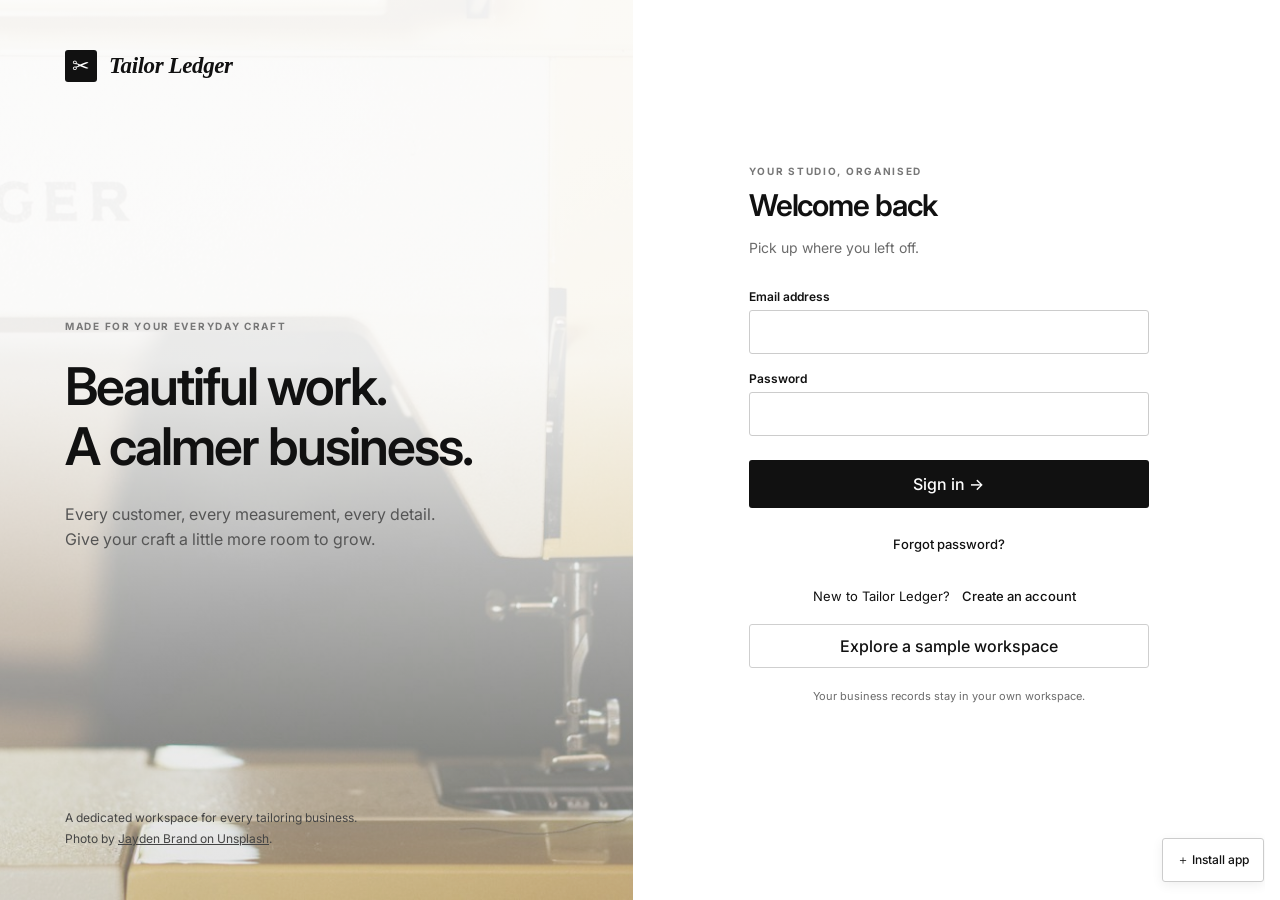
<file: index.html>
<!doctype html>
<html lang="en"><head><meta charset="UTF-8"><meta name="viewport" content="width=device-width,initial-scale=1,viewport-fit=cover"><meta name="theme-color" content="#ffffff"><meta name="description" content="A calmer workspace for your tailoring business. Manage customers, measurements and orders with Tailor Ledger."><title>Tailor Ledger · Your craft, organised</title><link rel="stylesheet" href="style.css"><link rel="stylesheet" href="features.css"><link rel="stylesheet" href="theme.css"><link rel="manifest" href="/manifest.webmanifest"><link rel="apple-touch-icon" sizes="180x180" href="/icons/apple-touch-icon.png"><link rel="icon" type="image/png" sizes="192x192" href="/icons/icon-192.png"><meta name="apple-mobile-web-app-title" content="Tailor Ledger"><meta name="apple-mobile-web-app-capable" content="yes"><link rel="stylesheet" href="/pwa.css"></head><body><div id="app"><div class="loading">Opening your workspace…</div></div><div id="notice" role="status" aria-live="polite"></div><dialog id="dialog"></dialog><script type="module" src="app.js"></script><script type="module" src="/pwa.js"></script></body></html>
</file>
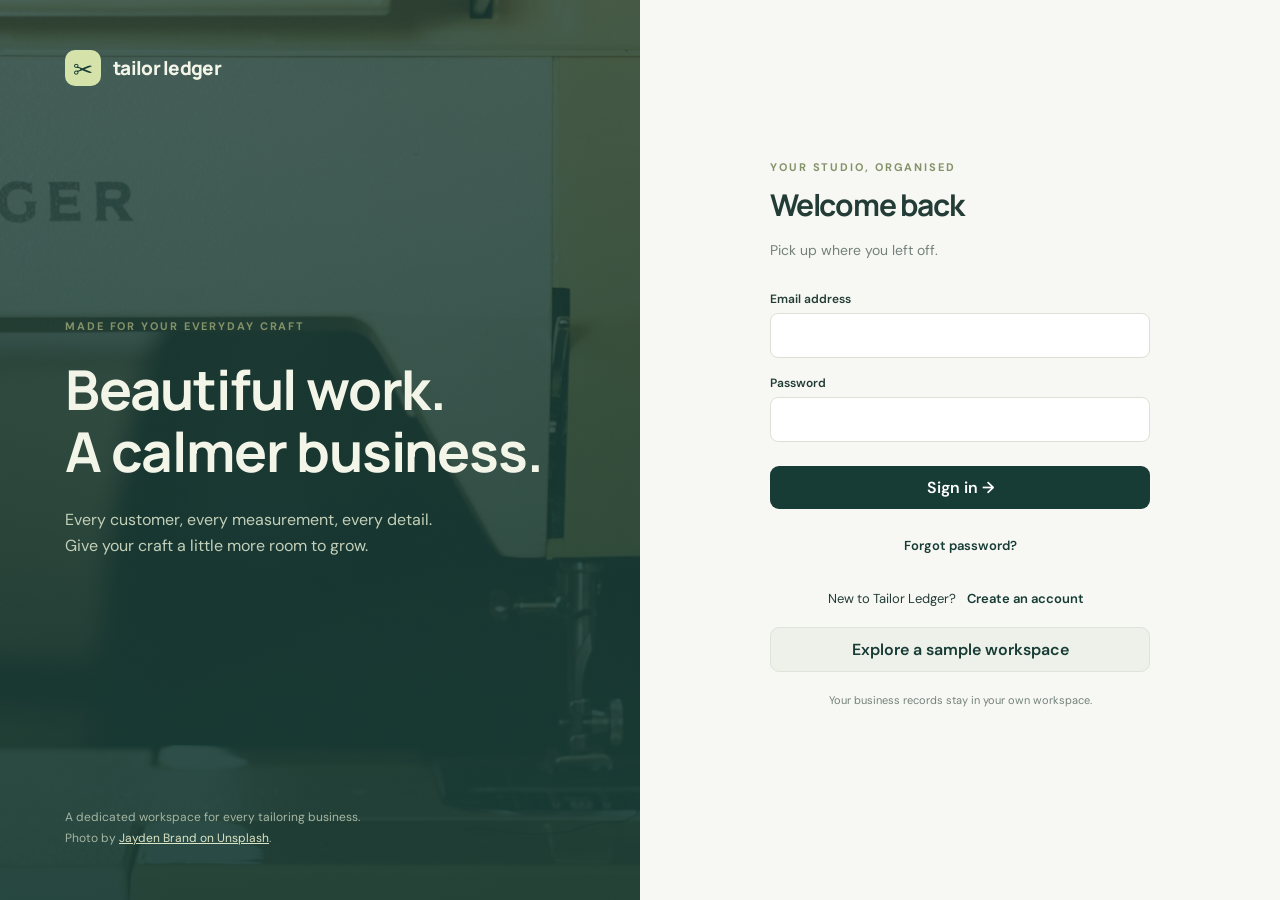
<file: vercel-frontend/index.html>
<!doctype html>
<html lang="en"><head><meta charset="UTF-8"><meta name="viewport" content="width=device-width,initial-scale=1"><meta name="theme-color" content="#173b35"><meta name="description" content="A calmer workspace for your tailoring business. Manage customers, measurements and orders with Tailor Ledger."><title>Tailor Ledger · Your craft, organised</title><link rel="stylesheet" href="style.css"><link rel="stylesheet" href="features.css"></head><body><div id="app"><div class="loading">Opening your workspace…</div></div><div id="notice" role="status" aria-live="polite"></div><dialog id="dialog"></dialog><script type="module" src="app.js"></script></body></html>
</file>
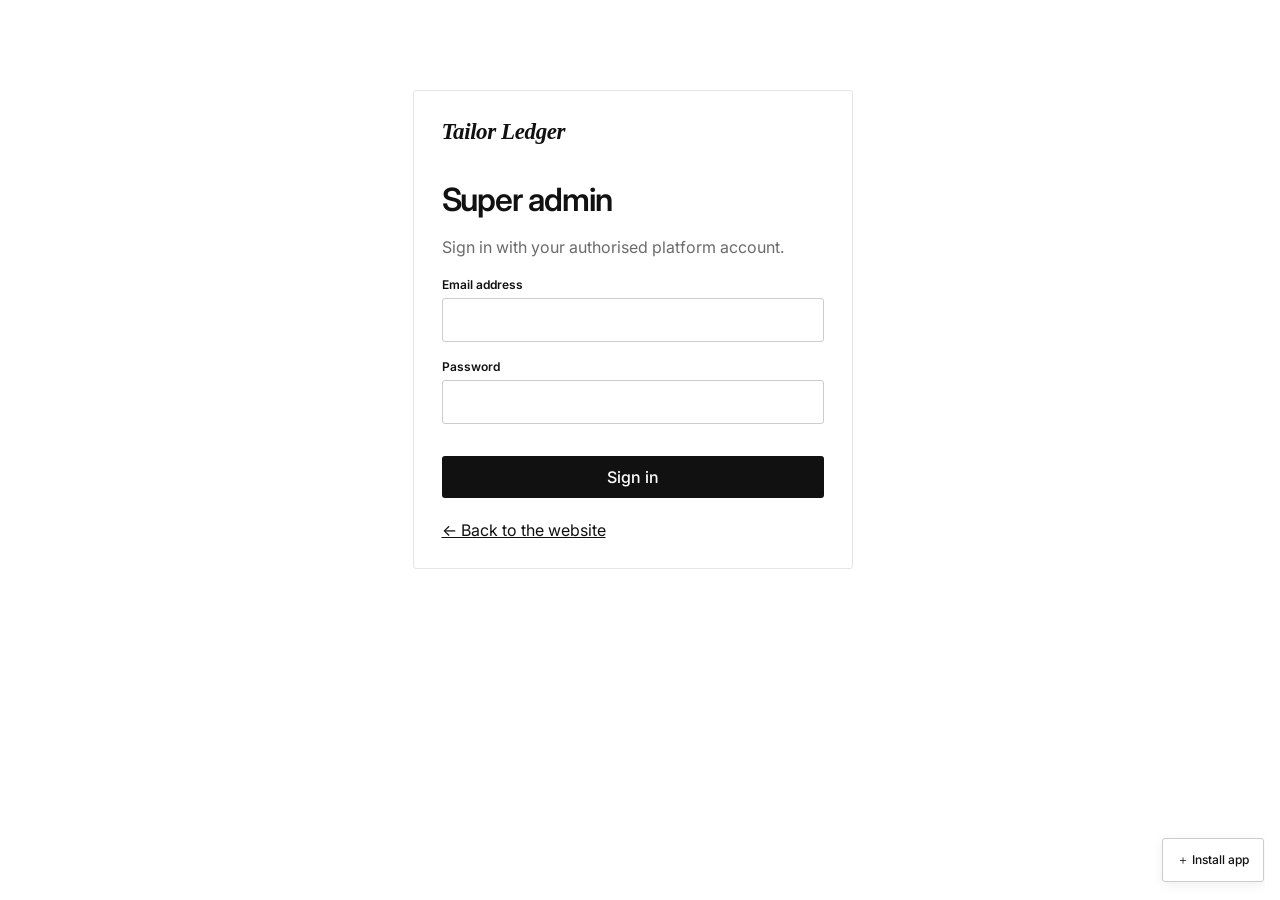
<file: admin.html>
<!doctype html><html lang="en"><head><meta charset="utf-8"><meta name="viewport" content="width=device-width,initial-scale=1,viewport-fit=cover"><meta name="robots" content="noindex,nofollow"><title>Super admin · Tailor Ledger</title><link rel="stylesheet" href="style.css"><link rel="stylesheet" href="features.css"><link rel="stylesheet" href="theme.css"><link rel="stylesheet" href="admin.css"><link rel="manifest" href="/manifest.webmanifest"><link rel="apple-touch-icon" sizes="180x180" href="/icons/apple-touch-icon.png"><link rel="icon" type="image/png" sizes="192x192" href="/icons/icon-192.png"><meta name="apple-mobile-web-app-title" content="Tailor Ledger"><meta name="apple-mobile-web-app-capable" content="yes"><link rel="stylesheet" href="/pwa.css"></head><body><div id="admin-app"><div class="loading">Checking admin access…</div></div><script type="module" src="admin.js"></script><script type="module" src="/pwa.js"></script></body></html>
</file>
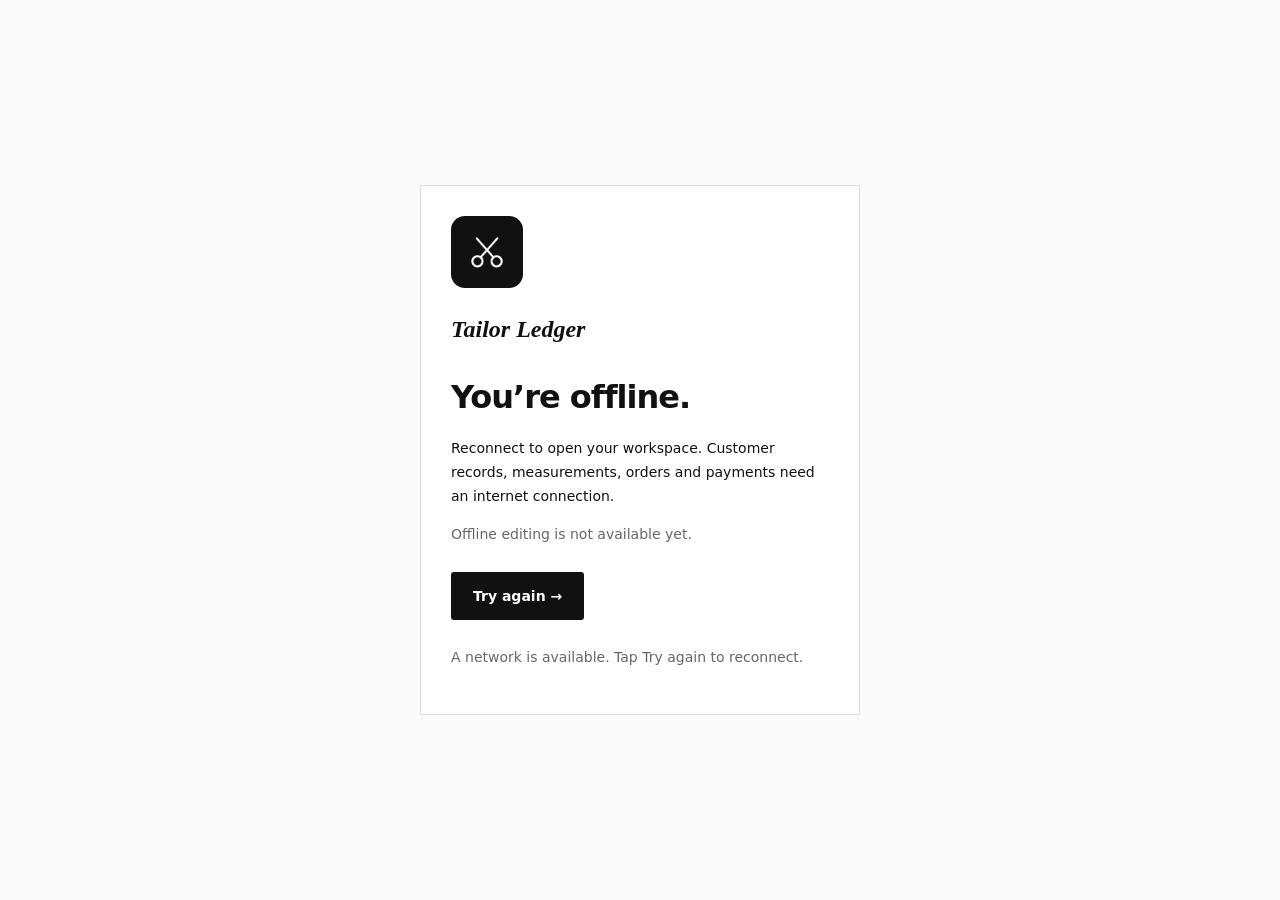
<file: offline.html>
<!doctype html><html lang="en"><head><meta charset="utf-8"><meta name="viewport" content="width=device-width,initial-scale=1,viewport-fit=cover"><meta name="theme-color" content="#ffffff"><title>Offline · Tailor Ledger</title><link rel="icon" href="/icons/icon-192.png"><link rel="stylesheet" href="/offline.css"></head><body><main><img src="/icons/icon-192.png" width="72" height="72" alt="Tailor Ledger"><p class="brand">Tailor Ledger</p><h1>You’re offline.</h1><p>Reconnect to open your workspace. Customer records, measurements, orders and payments need an internet connection.</p><p class="muted">Offline editing is not available yet.</p><button id="retry" type="button">Try again →</button><p id="connection" role="status" aria-live="polite"></p></main><script src="/offline.js" defer></script></body></html>
</file>
<file: style.css>
@import url('https://fonts.googleapis.com/css2?family=DM+Sans:wght@400;500;600;700&family=Manrope:wght@400;500;600;700;800&display=swap');
:root{font-family:'DM Sans',sans-serif;color:#233c36;background:#f7f8f4;font-synthesis:none;--green:#173b35;--muted:#74817b;--line:#e2e7df}*{box-sizing:border-box}body{margin:0}button,input,select,textarea{font:inherit}button,a,input,select,textarea{outline-offset:4px}button{cursor:pointer}button:disabled{opacity:.55;cursor:wait}button{border:0;border-radius:9px;padding:11px 18px;background:var(--green);color:white;font-weight:600}button:hover{filter:brightness(1.1)}button.secondary{background:#edf1e9;color:var(--green);border:1px solid #dde4d8}button.ghost{background:transparent;color:var(--muted);padding:8px}h1,h2,h3,.brand{font-family:Manrope,sans-serif}h1{font-size:32px;letter-spacing:-1.2px;margin:0 0 10px}h2{font-size:20px;margin:0 0 16px}h3{font-size:16px;margin:0}p{line-height:1.6}.muted{color:var(--muted)}small{font-size:12px;color:var(--muted)}.brand{display:flex;gap:12px;align-items:center;font-size:19px;font-weight:800;letter-spacing:-.7px}.mark{display:grid;place-items:center;width:36px;height:36px;background:#d5e3ab;border-radius:10px;color:#173b35;font-size:24px}.shell{display:grid;grid-template-columns:238px 1fr;min-height:100vh}aside{background:#fff;border-right:1px solid var(--line);padding:30px 23px;display:flex;flex-direction:column;position:sticky;top:0;height:100vh}.nav-label{margin:42px 12px 14px;letter-spacing:1.8px;font-size:10px;font-weight:700;color:#8c978e}nav{display:grid;gap:8px}nav button{text-align:left;background:transparent;color:#778078;font-size:14px;font-weight:500;display:flex;gap:13px;align-items:center}nav button.active{background:#eef3e7;color:#173b35;font-weight:700}nav button span{font-size:19px;width:22px}.sidebar-bottom{margin-top:auto;border-top:1px solid var(--line);padding-top:18px}.business-label{font-size:14px;font-weight:700;overflow-wrap:anywhere}.sidebar-note{margin-top:25px;padding:16px;background:#f6f8ef;border-radius:12px;font-size:12px;line-height:1.7;color:#77836d}main{min-width:0}.topbar{height:83px;padding:0 38px;border-bottom:1px solid var(--line);display:flex;justify-content:space-between;align-items:center;background:#ffffff99;font-size:13px}.avatar{width:34px;height:34px;border-radius:50%;display:grid;place-items:center;background:#e9efdd;color:#43623c;font-weight:700}.top-right{display:flex;align-items:center;gap:15px}.content{padding:36px 38px;max-width:1500px;margin:auto}.page-head{display:flex;justify-content:space-between;align-items:center;gap:20px;margin-bottom:27px}.page-head p{margin:0;font-size:14px;color:var(--muted)}.eyebrow{font-size:11px;letter-spacing:1.9px;font-weight:700;color:#849269;margin-bottom:10px}.stats{display:grid;grid-template-columns:repeat(4,1fr);gap:17px;margin-bottom:28px}.stat{background:white;border:1px solid var(--line);padding:21px;border-radius:12px}.stat-label{font-size:12px;color:#768377;display:flex;justify-content:space-between}.stat-number{font-family:Manrope,sans-serif;font-size:29px;font-weight:700;margin:14px 0 7px;letter-spacing:-1px}.stat small{font-size:11px}.dashboard-grid{display:grid;grid-template-columns:1fr 290px;gap:22px}.panel{background:#fff;border:1px solid var(--line);border-radius:13px;overflow:hidden}.panel-head{padding:22px;display:flex;justify-content:space-between;align-items:center;border-bottom:1px solid var(--line)}.panel-head h2{margin:0;font-size:17px}.table-wrap{overflow:auto}table{width:100%;border-collapse:collapse;font-size:13px}th{font-size:10px;text-transform:uppercase;letter-spacing:1px;color:#899187;background:#fafbf8;text-align:left;font-weight:600}td,th{padding:16px 20px;border-bottom:1px solid #edf0e9;white-space:nowrap}td small{display:block;margin-top:5px}tr:last-child td{border-bottom:0}.badge{display:inline-block;padding:5px 10px;border-radius:6px;font-size:11px;background:#f0f1ec;color:#6d776d}.badge.ready{background:#e9f2e1;color:#527245}.badge.progress{background:#fff0d9;color:#97702d}.badge.delivered{background:#e6eeed;color:#466d65}.overdue{color:#b65d48}.studio-card{padding:24px;background:#eaf0de;border:1px solid #dce5cb;border-radius:13px}.studio-card .illustration{font-size:60px;color:#859e61;text-align:center;padding:22px 0 28px}.studio-card h2{line-height:1.45;font-size:21px}.studio-card p{font-size:13px;color:#69795a}.quick{margin-top:20px;padding:22px}.quick button{width:100%;text-align:left;margin-top:12px}.empty{padding:48px 24px;text-align:center;color:var(--muted)}.empty h3{color:#334b40;margin:12px}.toolbar{display:flex;gap:12px;margin-bottom:20px}.toolbar input{max-width:400px}.toolbar select{max-width:180px}input,select,textarea{display:block;width:100%;border:1px solid #dbe1d5;background:#fff;color:#233c36;border-radius:8px;padding:11px 12px}textarea{min-height:80px;resize:vertical}label{display:block;font-size:12px;font-weight:600;margin-bottom:6px}.field{margin-bottom:17px}.form-grid{display:grid;grid-template-columns:1fr 1fr;gap:0 17px}.form-actions{display:flex;justify-content:flex-end;gap:10px;margin-top:22px}.auth{display:grid;grid-template-columns:1fr 1fr;min-height:100vh}.auth-story{background:#173b35;color:#f3f5e8;padding:50px 65px;display:flex;flex-direction:column;justify-content:space-between}.auth-story .brand{color:#f3f5e8}.auth-story h1{font-size:55px;line-height:1.13;max-width:520px;margin:25px 0}.auth-story p{color:#c3d0b9;max-width:390px}.auth-art{font-size:115px;color:#c7d6a9;border:1px dashed #647a65;border-radius:50%;width:230px;height:230px;display:grid;place-items:center;margin:35px 0}.auth-story footer{font-size:12px;color:#a6b6a3}.auth-form-wrap{display:flex;align-items:center;justify-content:center;padding:40px}.auth-form{width:100%;max-width:380px}.auth-form h1{font-size:30px}.auth-form>p{font-size:14px;color:var(--muted);margin-bottom:30px}.auth-form button[type=submit]{width:100%;margin-top:7px}.auth-switch{text-align:center;font-size:13px;margin-top:20px}.auth-switch button{font-size:13px;color:var(--green)}.demo-button{width:100%;margin-top:12px}dialog{border:1px solid var(--line);border-radius:16px;width:min(650px,calc(100% - 28px));padding:28px;color:#233c36;max-height:90vh}dialog::backdrop{background:#173b3560;backdrop-filter:blur(3px)}.dialog-head{display:flex;justify-content:space-between;align-items:center;margin-bottom:22px}.dialog-head h2{margin:0}.measurement-grid{display:grid;grid-template-columns:repeat(3,1fr);gap:12px}.history{padding:15px;background:#f6f8f2;margin:12px 0;border-radius:9px}.history-values{display:flex;gap:12px;flex-wrap:wrap;margin-top:10px;font-size:12px}.error{background:#fff0e9;color:#8f4537;border-radius:8px;padding:12px;margin:16px 0;font-size:13px;line-height:1.5}.demo-banner{background:#f6efd9;color:#806b3e;padding:10px 38px;font-size:12px;display:flex;justify-content:space-between;align-items:center}.demo-banner button{font-size:12px;padding:4px 10px;background:transparent;color:#806b3e}#notice{position:fixed;bottom:24px;left:50%;transform:translateX(-50%);background:#173b35;color:white;padding:14px 20px;border-radius:10px;z-index:20;box-shadow:0 5px 20px #0002;display:none;max-width:90%;font-size:13px}.loading{padding:70px;text-align:center;color:#74817b}.settings{max-width:540px;padding:25px}.detail-actions{display:flex;gap:8px;flex-wrap:wrap;margin-bottom:20px}.detail-info{font-size:13px;line-height:1.8;margin-bottom:24px;white-space:pre-wrap}.mobile-brand{display:none}.amount{font-variant-numeric:tabular-nums}.sr-only{position:absolute;width:1px;height:1px;overflow:hidden;clip:rect(0,0,0,0)}@media(min-width:1600px){.content{padding-top:50px}}@media(max-width:1100px){.shell{grid-template-columns:200px 1fr}aside{padding:28px 16px}.content{padding:28px 24px}.topbar{padding:0 24px}.stats{grid-template-columns:repeat(2,1fr)}.dashboard-grid{grid-template-columns:1fr}.dashboard-side{display:grid;grid-template-columns:1fr 1fr;gap:18px}.quick{margin:0}.studio-card .illustration{display:none}.auth-story{padding:40px}.auth-story h1{font-size:42px}}@media(max-width:700px){.shell{display:block}aside{position:static;height:auto;padding:16px;border-right:0;border-bottom:1px solid var(--line)}aside .brand{font-size:18px}nav{display:flex;margin-top:16px;gap:5px;overflow:auto}nav button{padding:10px 12px;white-space:nowrap}nav button span{display:none}.nav-label,.sidebar-bottom,.sidebar-note{display:none}.topbar{height:58px;padding:0 18px}.content{padding:24px 16px}.page-head{align-items:flex-start}.page-head button{white-space:nowrap;padding:10px 12px;font-size:12px}h1{font-size:26px}.stats{gap:10px}.stat{padding:15px}.stat-number{font-size:24px}.dashboard-side{grid-template-columns:1fr}.studio-card{display:none}td,th{padding:14px}.auth{display:block}.auth-story{padding:22px}.auth-story h1,.auth-story p,.auth-art,.auth-story footer{display:none}.auth-form-wrap{padding:40px 24px}.form-grid{grid-template-columns:1fr}.measurement-grid{grid-template-columns:repeat(2,1fr)}.demo-banner{padding:8px 16px}dialog{padding:22px}.top-right small{display:none}.toolbar{flex-wrap:wrap}}
</file>
<file: features.css>
.auth-story{position:relative;isolation:isolate;background:#173b35}.auth-story:before{content:"";position:absolute;inset:0;background:linear-gradient(180deg,#173b35bb,#173b35e8),url('assets/sewing-studio.jpg') center/cover;z-index:-1}.auth-art{display:none}.auth-story footer{line-height:1.8}.auth-story footer a{color:#dbe4c5}.studio-photo{display:block;width:calc(100% + 48px);margin:-24px -24px 24px;height:185px;object-fit:cover;filter:saturate(.6);border-radius:13px 13px 0 0}.studio-card{overflow:hidden}.toolbar{flex-wrap:wrap}.toolbar input{flex:1;min-width:200px}.topbar select{background:transparent;border:0;padding-left:0;max-width:300px;font-weight:600}.photo-gallery{display:grid;grid-template-columns:repeat(2,minmax(0,1fr));gap:15px;margin-top:20px}.photo-gallery figure{margin:0;background:#f7f8f2;border-radius:10px;overflow:hidden}.photo-gallery img{width:100%;height:180px;object-fit:cover;display:block}.photo-gallery figcaption{padding:12px;font-size:12px;overflow-wrap:anywhere}.photo-gallery button{margin:0 8px 8px}.reminder-section{margin-top:20px}.settings-grid{display:grid;grid-template-columns:repeat(2,minmax(0,1fr));gap:24px}.settings-grid .settings{max-width:none}.export-buttons{display:grid;gap:12px}.print-frame{position:fixed;left:-10000px;width:900px;height:600px}.history p{font-size:13px}.field small{display:block;margin-top:6px}.invite-banner{margin-bottom:24px}.detail-actions{gap:8px}a{color:#416443}dialog table{font-size:12px}dialog th,dialog td{padding:10px}dialog{width:min(760px,calc(100% - 28px))}.dialog-head h2{overflow-wrap:anywhere}.history-values strong{margin-left:3px}.topbar .top-right button{white-space:nowrap}@media(max-width:900px){.settings-grid{grid-template-columns:1fr}.toolbar button{padding:10px 14px}}@media(max-width:700px){.topbar select{max-width:180px;font-size:12px}.topbar .top-right button{font-size:12px}.photo-gallery img{height:130px}.detail-actions button{font-size:12px;padding:9px 12px}.auth-story{background:#173b35}.auth-story:before{display:none}.settings-grid{gap:16px}.photo-gallery{gap:10px}.toolbar input{max-width:none}nav button{padding:10px;font-size:12px}}
.panel,.stat,.dashboard-side,.dashboard-grid>*,.settings-grid>*{min-width:0}.dashboard-grid{grid-template-columns:minmax(0,1fr) 290px}.stats{grid-template-columns:repeat(4,minmax(0,1fr))}.stat-number{overflow-wrap:anywhere}@media(max-width:1100px){.dashboard-grid{grid-template-columns:minmax(0,1fr)}.stats{grid-template-columns:repeat(2,minmax(0,1fr))}}
.billing-banner,.billing-summary{padding:22px;margin-bottom:22px}.billing-banner{background:#f6efd9;border:1px solid #e8dfc5;border-radius:12px;color:#806b3e}.billing-banner p{margin-bottom:0;font-size:13px}.plans-grid{display:grid;grid-template-columns:repeat(4,minmax(0,1fr));gap:16px}.plan-card{padding:22px;display:flex;flex-direction:column}.plan-card ul{padding-left:18px;font-size:13px;line-height:1.9;margin-bottom:25px}.plan-card button,.plan-card>small{margin-top:auto}.plan-price{font:700 27px Manrope,sans-serif;letter-spacing:-.6px}.plan-price small{font:400 11px 'DM Sans',sans-serif}.plan-card p{font-size:12px;color:var(--muted)}.current-plan{border:2px solid #9dae7c}.upgrade-panel{padding:25px;border:1px dashed #bbc7a9;border-radius:10px;background:#f4f7ee;margin:15px 0}.upgrade-panel p{font-size:13px}@media(max-width:1200px){.plans-grid{grid-template-columns:repeat(2,minmax(0,1fr))}}@media(max-width:650px){.plans-grid{grid-template-columns:minmax(0,1fr)}}
.table-wrap{position:relative;max-width:100%}nav{position:relative}
@media(min-width:701px){aside{height:100dvh;overflow-y:auto;overflow-x:hidden;overscroll-behavior-y:contain;scrollbar-width:thin;scrollbar-color:#b8c8a7 transparent}aside>*{flex-shrink:0}aside nav{flex:none}.sidebar-bottom{padding-bottom:8px}}@media(max-width:700px){aside{height:auto;overflow:visible}nav{display:grid;grid-template-columns:repeat(4,minmax(0,1fr));gap:6px;overflow:visible}nav button{width:100%;justify-content:center;padding:10px 4px;font-size:12px}}
</file>
<file: theme.css>
@import url('https://fonts.googleapis.com/css2?family=Inter:wght@400;500;600;700&display=swap');
:root{font-family:Inter,Arial,sans-serif;color:#111;background:#fff;--green:#111;--muted:#6b6b6b;--line:#e5e5e5;-webkit-text-size-adjust:100%;text-size-adjust:100%}
html{overflow-x:clip}body{width:100%;max-width:100%;background:#fff}h1,h2,h3{font-family:Inter,Arial,sans-serif;color:#111}h1{font-weight:600;letter-spacing:-1.1px}button{border-radius:3px;background:#111;color:#fff;font-weight:500;transition:background-color .15s}button:hover{filter:none;background:#303030}button.secondary{background:#fff;color:#111;border:1px solid #cfcfcf}button.secondary:hover{background:#f3f3f3}button.ghost{color:#555}button.ghost:hover{background:#f4f4f4}a{color:#111}.brand{font-family:Georgia,'Times New Roman',serif;font-style:italic;letter-spacing:-.4px;font-weight:700;font-size:23px;color:#111}.mark{background:#111;color:#fff;border-radius:3px;width:32px;height:32px;font-style:normal;font-size:21px}aside{background:#fff}nav button{border-radius:3px;color:#555}nav button.active{background:#f2f2f2;color:#000}nav button:hover{background:#f7f7f7}.sidebar-note{background:#f7f7f7;color:#555;border-radius:3px}.topbar{background:#fff;height:76px}.avatar{background:#f0f0f0;color:#111}.content{padding-top:32px}.eyebrow{color:#777;font-size:10px;letter-spacing:1.7px}.panel,.stat{border-radius:3px;box-shadow:none}.stat{padding:22px;background:#fff}.stat-label,.stat small{color:#777}.stat-number{font-family:Inter,Arial,sans-serif;font-weight:600;letter-spacing:-1px}.panel-head{background:#fff}.panel-head h2{font-weight:600}th{background:#fafafa;color:#666}td small{color:#777}.badge{border-radius:3px}.badge.ready{background:#eaf0e9;color:#43523e}.badge.progress{background:#f6eee8;color:#856343}.history{background:#f7f7f7;border-radius:3px}.studio-card{background:#f6f6f6;border-color:#e5e5e5;border-radius:3px}.studio-photo{border-radius:0;filter:grayscale(.6)}.studio-card p{color:#666}.studio-card h2{font-size:20px}.quick{border-radius:3px}.demo-banner,.billing-banner{background:#f7f7f7;color:#555;border-color:#e5e5e5}.demo-banner button{color:#111}.billing-banner{border-radius:3px}.plan-price{font-family:Inter,Arial,sans-serif}.current-plan{border:2px solid #111}.upgrade-panel{background:#f8f8f8;border-color:#ccc;border-radius:3px}.error{border-radius:3px}.auth-story{background:#f6f6f6;color:#111;position:relative;justify-content:space-between}.auth-story:before{background:linear-gradient(180deg,#ffffffef 0%,#ffffffe6 40%,#ffffff4d 100%),url('assets/sewing-studio.jpg') center/cover}.auth-story .brand{color:#111}.auth-story h1{font-size:52px;font-weight:600;letter-spacing:-2px;line-height:1.15}.auth-story p{color:#555}.auth-story footer,.auth-story footer a{color:#444}.auth-form{max-width:400px}.auth-form h1{font-weight:600}.auth-form-wrap{background:#fff}.auth-form button[type=submit]{padding:14px}.auth-switch button{color:#111}input,select,textarea{border-color:#ccc;border-radius:3px;color:#111;background:#fff}input:focus-visible,select:focus-visible,textarea:focus-visible{outline:2px solid #555}dialog{border-radius:5px;max-height:calc(100svh - 32px);overflow-y:auto;overscroll-behavior:contain;-webkit-overflow-scrolling:touch;color:#111}dialog::backdrop{background:#0007;backdrop-filter:none}.dialog-head h2{color:#111}.photo-gallery figure{border-radius:3px;background:#f7f7f7}.studio-hero{display:grid;grid-template-columns:minmax(0,1fr) minmax(0,1fr);background:#f4f3f1;overflow:hidden;margin-bottom:28px;border:1px solid #eee;min-height:260px}.hero-copy{padding:35px}.hero-copy h2{font-size:38px;line-height:1.1;letter-spacing:-1.3px;margin:12px 0 18px}.hero-copy p{font-size:13px;max-width:300px;color:#555}.studio-hero>img{width:100%;height:100%;min-height:260px;max-height:330px;object-fit:cover;filter:saturate(.4)}.hero-copy button{margin-top:10px}.mobile-logout{display:none}.shell{min-height:100svh}.auth{min-height:100svh}.table-wrap{overscroll-behavior-x:contain;-webkit-overflow-scrolling:touch}.dialog-open{position:fixed;left:0;right:0;overflow:hidden}#notice{left:16px;right:16px;bottom:max(16px,env(safe-area-inset-bottom));transform:none;width:fit-content;max-width:calc(100% - 32px);margin-inline:auto;border-radius:4px;background:#111;overflow-wrap:anywhere;z-index:30}.photo-gallery img{height:180px}.auth-form-wrap{min-width:0}.sidebar-bottom small{font-style:normal}
@media(min-width:701px){aside{height:100svh;scrollbar-color:#bbb transparent}html{scrollbar-gutter:stable}}
@media(max-width:1100px){.hero-copy h2{font-size:32px}.hero-copy{padding:25px}}
@media(max-width:700px){aside{padding:18px 16px 12px}aside .brand{font-size:22px}nav{gap:4px}nav button{min-height:42px;font-size:12px}.topbar{padding:10px 16px;height:auto;min-height:64px;gap:12px}.topbar>div:first-child{min-width:0;flex:1}.topbar select{width:100%;max-width:none;font-size:16px;padding:8px 0}.top-right{gap:6px;flex-shrink:0}.top-right>[data-action="nav-reminders"],.top-right .avatar{display:none}.mobile-logout{display:inline-flex;align-items:center;justify-content:center;min-height:44px;padding:10px 13px;white-space:nowrap;font-size:13px;border:1px solid #111;background:#111;color:#fff}.content{padding:24px 16px}.page-head{gap:12px}.page-head>div{min-width:0}.page-head h1{font-size:25px}.page-head button{min-height:44px;flex-shrink:0}.studio-hero{grid-template-columns:minmax(0,1fr);min-height:0;margin-bottom:20px}.hero-copy{padding:24px}.hero-copy h2{font-size:32px}.studio-hero>img{height:180px;min-height:180px;max-height:180px}.stats{gap:10px}.stat{padding:16px 12px}.stat-number{font-size:clamp(18px,5vw,24px);letter-spacing:-.7px}.stat-label{font-size:11px}.stat small{font-size:10px}.panel-head{padding:16px;gap:10px}.panel-head h2{font-size:15px}.panel-head button{flex-shrink:0;font-size:12px}.auth-story{padding:24px 20px}.auth-story:before{display:none}.auth-story h1,.auth-story p,.auth-story footer{display:none}.auth-story .brand{font-size:24px}.auth-form-wrap{padding:30px 20px;min-height:0!important}.auth-form-wrap h1{font-size:28px}.auth-form{max-width:none}input,select,textarea,.toolbar select,.toolbar input{font-size:16px;min-height:44px}.form-actions button{min-height:44px}dialog{width:calc(100% - 24px);padding:20px;max-height:calc(100svh - 24px);margin:auto;touch-action:pan-y}.dialog-head{gap:12px}.dialog-head h2{font-size:20px}.dialog-head button{min-width:44px;min-height:44px}.photo-gallery img{height:130px}.demo-banner{gap:12px;line-height:1.5}.demo-banner span{min-width:0}.demo-banner button{flex-shrink:0;max-width:120px}.plan-price{font-size:28px}}
@media(prefers-reduced-motion:reduce){*,*::before,*::after{scroll-behavior:auto!important;transition:none!important;animation:none!important}}
.dashboard-grid{align-items:start}
@media(max-width:700px){.topbar{position:sticky;top:0;z-index:15;background:#fff;padding-top:max(10px,env(safe-area-inset-top));box-shadow:0 1px 0 #e5e5e5}.topbar select{max-width:100%}.dialog-open .topbar{z-index:15}dialog{scroll-margin-top:80px}}.message-stats{display:grid;grid-template-columns:repeat(3,minmax(0,1fr));gap:16px;margin-bottom:22px}.message-list{display:grid;gap:14px}.message-card{padding:22px;display:flex;align-items:center;justify-content:space-between;gap:20px}.message-card p{font-size:13px;margin:8px 0}.message-card .detail-actions{margin:0;justify-content:flex-end}.message-hint{font-size:12px;color:#666;background:#f7f7f7;padding:12px}.message-card>div{min-width:0}#message-text{white-space:pre-wrap;line-height:1.6;min-height:210px}.message-card h3{overflow-wrap:anywhere}@media(max-width:700px){.message-stats{gap:8px}.message-stats .stat{padding:15px 10px}.message-stats .stat-label{line-height:1.5}.message-card{padding:18px;display:block}.message-card .detail-actions{margin-top:16px;justify-content:flex-start}.message-card .detail-actions button{min-height:44px}.message-stats .stat-number{font-size:24px}}
.page-navigation{display:flex;align-items:center;gap:12px;margin-bottom:22px;font-size:12px;color:#777}.page-navigation button{min-height:42px}.page-navigation button:disabled{cursor:default;opacity:.4}.dialog-navigation{margin:-8px 0 10px}.dialog-navigation button{min-height:44px}.dialog-notice{padding:12px;background:#f5f5ef;border:1px solid #ddd;border-radius:3px;color:#333;line-height:1.6;font-size:13px;margin-bottom:18px;overflow-wrap:anywhere}
.mobile-menu{display:none}.workspace-switcher{min-width:0}@media(max-width:700px){aside{display:none}.topbar{position:sticky;top:0;z-index:20;gap:8px;padding-left:max(12px,env(safe-area-inset-left));padding-right:max(12px,env(safe-area-inset-right))}.workspace-switcher{flex:1;min-width:0}.topbar .workspace-switcher select{font-size:16px;overflow:hidden;text-overflow:ellipsis}.mobile-menu{display:block;position:static;flex:none}.mobile-menu summary{list-style:none;display:flex;align-items:center;justify-content:center;gap:6px;min-width:44px;min-height:44px;padding:8px;border:1px solid #ccc;border-radius:3px;cursor:pointer;font-size:13px}.mobile-menu summary::-webkit-details-marker{display:none}.mobile-menu summary>span:first-child{font-size:22px;line-height:1}.mobile-menu[open] summary{background:#111;color:white;border-color:#111}.mobile-nav-panel{position:absolute;top:100%;left:0;right:0;padding:18px;background:#fff;border-bottom:1px solid #ddd;box-shadow:0 12px 18px #0002;max-height:calc(100svh - 80px);overflow-y:auto;overscroll-behavior:contain}.mobile-nav-title{font-size:11px;text-transform:uppercase;letter-spacing:1.5px;color:#777;margin:0 0 10px}.mobile-nav-panel nav{display:grid;grid-template-columns:repeat(2,minmax(0,1fr));margin:0;gap:8px}.mobile-nav-panel nav button{justify-content:flex-start;min-height:48px;padding:12px;font-size:14px}.mobile-nav-panel nav button span{display:inline-block;font-size:18px}.mobile-logout{padding:10px;font-size:12px}.mobile-menu:not([open])>.mobile-nav-panel{display:none}}@media(max-width:390px){.menu-word{display:none}}
.admin-link{display:flex;align-items:center;min-height:44px;padding:11px 18px;color:#111;font-size:14px;text-decoration:none;border:1px solid #ddd;border-radius:3px}.admin-link:hover{background:#f5f5f5}
.measurement-section{grid-column:1/-1;margin:12px 0 4px;padding-bottom:10px;border-bottom:1px solid #ddd;font-size:16px}
</file>
<file: pwa.css>
#install-app{position:fixed;bottom:calc(18px + env(safe-area-inset-bottom));right:max(16px,env(safe-area-inset-right));z-index:16;font-size:12px;min-height:44px;padding:10px 14px;border:1px solid #ccc;box-shadow:0 3px 12px #0001;background:white;color:#111}#install-app[hidden],#connection-banner[hidden]{display:none}.dialog-open #install-app{display:none}#install-instructions{max-width:500px}#install-instructions p{font-size:14px;line-height:1.8}#connection-banner{position:fixed;bottom:0;left:0;right:0;z-index:25;padding:12px 16px;background:#fff4d7;border-top:1px solid #e5d6a9;text-align:center;font:13px system-ui,sans-serif}body:has(#connection-banner:not([hidden])) #install-app{bottom:76px}@media(display-mode:standalone){#install-app{display:none}}
</file>
<file: vercel-frontend/style.css>
@import url('https://fonts.googleapis.com/css2?family=DM+Sans:wght@400;500;600;700&family=Manrope:wght@400;500;600;700;800&display=swap');
:root{font-family:'DM Sans',sans-serif;color:#233c36;background:#f7f8f4;font-synthesis:none;--green:#173b35;--muted:#74817b;--line:#e2e7df}*{box-sizing:border-box}body{margin:0}button,input,select,textarea{font:inherit}button,a,input,select,textarea{outline-offset:4px}button{cursor:pointer}button:disabled{opacity:.55;cursor:wait}button{border:0;border-radius:9px;padding:11px 18px;background:var(--green);color:white;font-weight:600}button:hover{filter:brightness(1.1)}button.secondary{background:#edf1e9;color:var(--green);border:1px solid #dde4d8}button.ghost{background:transparent;color:var(--muted);padding:8px}h1,h2,h3,.brand{font-family:Manrope,sans-serif}h1{font-size:32px;letter-spacing:-1.2px;margin:0 0 10px}h2{font-size:20px;margin:0 0 16px}h3{font-size:16px;margin:0}p{line-height:1.6}.muted{color:var(--muted)}small{font-size:12px;color:var(--muted)}.brand{display:flex;gap:12px;align-items:center;font-size:19px;font-weight:800;letter-spacing:-.7px}.mark{display:grid;place-items:center;width:36px;height:36px;background:#d5e3ab;border-radius:10px;color:#173b35;font-size:24px}.shell{display:grid;grid-template-columns:238px 1fr;min-height:100vh}aside{background:#fff;border-right:1px solid var(--line);padding:30px 23px;display:flex;flex-direction:column;position:sticky;top:0;height:100vh}.nav-label{margin:42px 12px 14px;letter-spacing:1.8px;font-size:10px;font-weight:700;color:#8c978e}nav{display:grid;gap:8px}nav button{text-align:left;background:transparent;color:#778078;font-size:14px;font-weight:500;display:flex;gap:13px;align-items:center}nav button.active{background:#eef3e7;color:#173b35;font-weight:700}nav button span{font-size:19px;width:22px}.sidebar-bottom{margin-top:auto;border-top:1px solid var(--line);padding-top:18px}.business-label{font-size:14px;font-weight:700;overflow-wrap:anywhere}.sidebar-note{margin-top:25px;padding:16px;background:#f6f8ef;border-radius:12px;font-size:12px;line-height:1.7;color:#77836d}main{min-width:0}.topbar{height:83px;padding:0 38px;border-bottom:1px solid var(--line);display:flex;justify-content:space-between;align-items:center;background:#ffffff99;font-size:13px}.avatar{width:34px;height:34px;border-radius:50%;display:grid;place-items:center;background:#e9efdd;color:#43623c;font-weight:700}.top-right{display:flex;align-items:center;gap:15px}.content{padding:36px 38px;max-width:1500px;margin:auto}.page-head{display:flex;justify-content:space-between;align-items:center;gap:20px;margin-bottom:27px}.page-head p{margin:0;font-size:14px;color:var(--muted)}.eyebrow{font-size:11px;letter-spacing:1.9px;font-weight:700;color:#849269;margin-bottom:10px}.stats{display:grid;grid-template-columns:repeat(4,1fr);gap:17px;margin-bottom:28px}.stat{background:white;border:1px solid var(--line);padding:21px;border-radius:12px}.stat-label{font-size:12px;color:#768377;display:flex;justify-content:space-between}.stat-number{font-family:Manrope,sans-serif;font-size:29px;font-weight:700;margin:14px 0 7px;letter-spacing:-1px}.stat small{font-size:11px}.dashboard-grid{display:grid;grid-template-columns:1fr 290px;gap:22px}.panel{background:#fff;border:1px solid var(--line);border-radius:13px;overflow:hidden}.panel-head{padding:22px;display:flex;justify-content:space-between;align-items:center;border-bottom:1px solid var(--line)}.panel-head h2{margin:0;font-size:17px}.table-wrap{overflow:auto}table{width:100%;border-collapse:collapse;font-size:13px}th{font-size:10px;text-transform:uppercase;letter-spacing:1px;color:#899187;background:#fafbf8;text-align:left;font-weight:600}td,th{padding:16px 20px;border-bottom:1px solid #edf0e9;white-space:nowrap}td small{display:block;margin-top:5px}tr:last-child td{border-bottom:0}.badge{display:inline-block;padding:5px 10px;border-radius:6px;font-size:11px;background:#f0f1ec;color:#6d776d}.badge.ready{background:#e9f2e1;color:#527245}.badge.progress{background:#fff0d9;color:#97702d}.badge.delivered{background:#e6eeed;color:#466d65}.overdue{color:#b65d48}.studio-card{padding:24px;background:#eaf0de;border:1px solid #dce5cb;border-radius:13px}.studio-card .illustration{font-size:60px;color:#859e61;text-align:center;padding:22px 0 28px}.studio-card h2{line-height:1.45;font-size:21px}.studio-card p{font-size:13px;color:#69795a}.quick{margin-top:20px;padding:22px}.quick button{width:100%;text-align:left;margin-top:12px}.empty{padding:48px 24px;text-align:center;color:var(--muted)}.empty h3{color:#334b40;margin:12px}.toolbar{display:flex;gap:12px;margin-bottom:20px}.toolbar input{max-width:400px}.toolbar select{max-width:180px}input,select,textarea{display:block;width:100%;border:1px solid #dbe1d5;background:#fff;color:#233c36;border-radius:8px;padding:11px 12px}textarea{min-height:80px;resize:vertical}label{display:block;font-size:12px;font-weight:600;margin-bottom:6px}.field{margin-bottom:17px}.form-grid{display:grid;grid-template-columns:1fr 1fr;gap:0 17px}.form-actions{display:flex;justify-content:flex-end;gap:10px;margin-top:22px}.auth{display:grid;grid-template-columns:1fr 1fr;min-height:100vh}.auth-story{background:#173b35;color:#f3f5e8;padding:50px 65px;display:flex;flex-direction:column;justify-content:space-between}.auth-story .brand{color:#f3f5e8}.auth-story h1{font-size:55px;line-height:1.13;max-width:520px;margin:25px 0}.auth-story p{color:#c3d0b9;max-width:390px}.auth-art{font-size:115px;color:#c7d6a9;border:1px dashed #647a65;border-radius:50%;width:230px;height:230px;display:grid;place-items:center;margin:35px 0}.auth-story footer{font-size:12px;color:#a6b6a3}.auth-form-wrap{display:flex;align-items:center;justify-content:center;padding:40px}.auth-form{width:100%;max-width:380px}.auth-form h1{font-size:30px}.auth-form>p{font-size:14px;color:var(--muted);margin-bottom:30px}.auth-form button[type=submit]{width:100%;margin-top:7px}.auth-switch{text-align:center;font-size:13px;margin-top:20px}.auth-switch button{font-size:13px;color:var(--green)}.demo-button{width:100%;margin-top:12px}dialog{border:1px solid var(--line);border-radius:16px;width:min(650px,calc(100% - 28px));padding:28px;color:#233c36;max-height:90vh}dialog::backdrop{background:#173b3560;backdrop-filter:blur(3px)}.dialog-head{display:flex;justify-content:space-between;align-items:center;margin-bottom:22px}.dialog-head h2{margin:0}.measurement-grid{display:grid;grid-template-columns:repeat(3,1fr);gap:12px}.history{padding:15px;background:#f6f8f2;margin:12px 0;border-radius:9px}.history-values{display:flex;gap:12px;flex-wrap:wrap;margin-top:10px;font-size:12px}.error{background:#fff0e9;color:#8f4537;border-radius:8px;padding:12px;margin:16px 0;font-size:13px;line-height:1.5}.demo-banner{background:#f6efd9;color:#806b3e;padding:10px 38px;font-size:12px;display:flex;justify-content:space-between;align-items:center}.demo-banner button{font-size:12px;padding:4px 10px;background:transparent;color:#806b3e}#notice{position:fixed;bottom:24px;left:50%;transform:translateX(-50%);background:#173b35;color:white;padding:14px 20px;border-radius:10px;z-index:20;box-shadow:0 5px 20px #0002;display:none;max-width:90%;font-size:13px}.loading{padding:70px;text-align:center;color:#74817b}.settings{max-width:540px;padding:25px}.detail-actions{display:flex;gap:8px;flex-wrap:wrap;margin-bottom:20px}.detail-info{font-size:13px;line-height:1.8;margin-bottom:24px;white-space:pre-wrap}.mobile-brand{display:none}.amount{font-variant-numeric:tabular-nums}.sr-only{position:absolute;width:1px;height:1px;overflow:hidden;clip:rect(0,0,0,0)}@media(min-width:1600px){.content{padding-top:50px}}@media(max-width:1100px){.shell{grid-template-columns:200px 1fr}aside{padding:28px 16px}.content{padding:28px 24px}.topbar{padding:0 24px}.stats{grid-template-columns:repeat(2,1fr)}.dashboard-grid{grid-template-columns:1fr}.dashboard-side{display:grid;grid-template-columns:1fr 1fr;gap:18px}.quick{margin:0}.studio-card .illustration{display:none}.auth-story{padding:40px}.auth-story h1{font-size:42px}}@media(max-width:700px){.shell{display:block}aside{position:static;height:auto;padding:16px;border-right:0;border-bottom:1px solid var(--line)}aside .brand{font-size:18px}nav{display:flex;margin-top:16px;gap:5px;overflow:auto}nav button{padding:10px 12px;white-space:nowrap}nav button span{display:none}.nav-label,.sidebar-bottom,.sidebar-note{display:none}.topbar{height:58px;padding:0 18px}.content{padding:24px 16px}.page-head{align-items:flex-start}.page-head button{white-space:nowrap;padding:10px 12px;font-size:12px}h1{font-size:26px}.stats{gap:10px}.stat{padding:15px}.stat-number{font-size:24px}.dashboard-side{grid-template-columns:1fr}.studio-card{display:none}td,th{padding:14px}.auth{display:block}.auth-story{padding:22px}.auth-story h1,.auth-story p,.auth-art,.auth-story footer{display:none}.auth-form-wrap{padding:40px 24px}.form-grid{grid-template-columns:1fr}.measurement-grid{grid-template-columns:repeat(2,1fr)}.demo-banner{padding:8px 16px}dialog{padding:22px}.top-right small{display:none}.toolbar{flex-wrap:wrap}}
</file>
<file: vercel-frontend/features.css>
.auth-story{position:relative;isolation:isolate;background:#173b35}.auth-story:before{content:"";position:absolute;inset:0;background:linear-gradient(180deg,#173b35bb,#173b35e8),url('assets/sewing-studio.jpg') center/cover;z-index:-1}.auth-art{display:none}.auth-story footer{line-height:1.8}.auth-story footer a{color:#dbe4c5}.studio-photo{display:block;width:calc(100% + 48px);margin:-24px -24px 24px;height:185px;object-fit:cover;filter:saturate(.6);border-radius:13px 13px 0 0}.studio-card{overflow:hidden}.toolbar{flex-wrap:wrap}.toolbar input{flex:1;min-width:200px}.topbar select{background:transparent;border:0;padding-left:0;max-width:300px;font-weight:600}.photo-gallery{display:grid;grid-template-columns:repeat(2,minmax(0,1fr));gap:15px;margin-top:20px}.photo-gallery figure{margin:0;background:#f7f8f2;border-radius:10px;overflow:hidden}.photo-gallery img{width:100%;height:180px;object-fit:cover;display:block}.photo-gallery figcaption{padding:12px;font-size:12px;overflow-wrap:anywhere}.photo-gallery button{margin:0 8px 8px}.reminder-section{margin-top:20px}.settings-grid{display:grid;grid-template-columns:repeat(2,minmax(0,1fr));gap:24px}.settings-grid .settings{max-width:none}.export-buttons{display:grid;gap:12px}.print-frame{position:fixed;left:-10000px;width:900px;height:600px}.history p{font-size:13px}.field small{display:block;margin-top:6px}.invite-banner{margin-bottom:24px}.detail-actions{gap:8px}a{color:#416443}dialog table{font-size:12px}dialog th,dialog td{padding:10px}dialog{width:min(760px,calc(100% - 28px))}.dialog-head h2{overflow-wrap:anywhere}.history-values strong{margin-left:3px}.topbar .top-right button{white-space:nowrap}@media(max-width:900px){.settings-grid{grid-template-columns:1fr}.toolbar button{padding:10px 14px}}@media(max-width:700px){.topbar select{max-width:180px;font-size:12px}.topbar .top-right button{font-size:12px}.photo-gallery img{height:130px}.detail-actions button{font-size:12px;padding:9px 12px}.auth-story{background:#173b35}.auth-story:before{display:none}.settings-grid{gap:16px}.photo-gallery{gap:10px}.toolbar input{max-width:none}nav button{padding:10px;font-size:12px}}
.panel,.stat,.dashboard-side,.dashboard-grid>*,.settings-grid>*{min-width:0}.dashboard-grid{grid-template-columns:minmax(0,1fr) 290px}.stats{grid-template-columns:repeat(4,minmax(0,1fr))}.stat-number{overflow-wrap:anywhere}@media(max-width:1100px){.dashboard-grid{grid-template-columns:minmax(0,1fr)}.stats{grid-template-columns:repeat(2,minmax(0,1fr))}}
.billing-banner,.billing-summary{padding:22px;margin-bottom:22px}.billing-banner{background:#f6efd9;border:1px solid #e8dfc5;border-radius:12px;color:#806b3e}.billing-banner p{margin-bottom:0;font-size:13px}.plans-grid{display:grid;grid-template-columns:repeat(4,minmax(0,1fr));gap:16px}.plan-card{padding:22px;display:flex;flex-direction:column}.plan-card ul{padding-left:18px;font-size:13px;line-height:1.9;margin-bottom:25px}.plan-card button,.plan-card>small{margin-top:auto}.plan-price{font:700 27px Manrope,sans-serif;letter-spacing:-.6px}.plan-price small{font:400 11px 'DM Sans',sans-serif}.plan-card p{font-size:12px;color:var(--muted)}.current-plan{border:2px solid #9dae7c}.upgrade-panel{padding:25px;border:1px dashed #bbc7a9;border-radius:10px;background:#f4f7ee;margin:15px 0}.upgrade-panel p{font-size:13px}@media(max-width:1200px){.plans-grid{grid-template-columns:repeat(2,minmax(0,1fr))}}@media(max-width:650px){.plans-grid{grid-template-columns:minmax(0,1fr)}}
.table-wrap{position:relative;max-width:100%}nav{position:relative}
</file>
<file: admin.css>
.admin-shell{max-width:1440px;margin:auto;padding:28px}.admin-header{display:flex;justify-content:space-between;align-items:center;gap:20px;border-bottom:1px solid var(--line);padding-bottom:22px}.admin-actions{display:flex;gap:12px;align-items:center;flex-wrap:wrap}.admin-tabs{display:flex;gap:8px;flex-wrap:wrap;margin:25px 0}.admin-tabs button{background:#f6f6f6;color:#333}.admin-tabs button.active{background:#111;color:#fff}.admin-topline{display:flex;align-items:center;justify-content:space-between;gap:18px;margin-bottom:25px}.admin-search{max-width:350px}.admin-stats{display:grid;grid-template-columns:repeat(4,minmax(0,1fr));gap:16px}.admin-stats .stat-number{font-size:26px}.admin-panels{display:grid;grid-template-columns:2fr 1fr;gap:20px;margin-top:25px}.admin-chart{display:flex;gap:7px;height:170px;align-items:flex-end;border-bottom:1px solid #ddd;padding:15px 0}.admin-bar{flex:1;background:#222;min-height:3px;position:relative}.admin-chart-labels{display:flex;justify-content:space-between;font-size:11px;margin-top:10px;color:#777}.admin-chart-panel,.admin-plan-panel{padding:24px}.admin-plan-row{display:flex;justify-content:space-between;padding:13px 0;border-bottom:1px solid #eee}.admin-pagination{display:flex;justify-content:space-between;align-items:center;gap:15px;padding:20px}.admin-login{max-width:440px;padding:28px;margin:10vh auto}.admin-error{margin:20px 0}.admin-login .brand{margin-bottom:35px}.admin-login button[type=submit]{width:100%;margin-top:15px}.admin-header small{display:block}.admin-badge{background:#f1ece3;padding:7px 10px;font-size:11px;white-space:nowrap}.admin-note{font-size:12px;color:#777;margin-top:20px}.admin-shell td{white-space:normal;overflow-wrap:anywhere;max-width:260px}.admin-shell .table-wrap{overflow-x:auto}.admin-login a{display:inline-block;margin-top:22px}.admin-link{display:flex;align-items:center;min-height:44px;padding:11px 18px;color:#111;font-size:14px;text-decoration:none;border:1px solid #ddd;border-radius:3px}.admin-link:hover{background:#f5f5f5}@media(max-width:800px){.admin-stats{grid-template-columns:repeat(2,minmax(0,1fr))}.admin-panels{grid-template-columns:1fr}.admin-shell{padding:18px 14px}.admin-header{align-items:flex-start}.admin-header .brand{font-size:20px}.admin-actions{justify-content:flex-end}.admin-topline{align-items:flex-start;flex-direction:column}.admin-search{max-width:none}.admin-shell table{min-width:650px}.admin-pagination{padding:15px;font-size:12px}.admin-shell .stat-number{font-size:22px}.admin-tabs button{font-size:12px;padding:11px}.admin-header small{max-width:180px;overflow-wrap:anywhere}}
</file>
<file: offline.css>
:root{font-family:system-ui,sans-serif;color:#111;background:#fafafa;-webkit-text-size-adjust:100%}*{box-sizing:border-box}body{margin:0;padding:24px;min-height:100svh;display:grid;place-items:center}main{width:min(100%,440px);padding:30px;background:#fff;border:1px solid #ddd}.brand{font:bold italic 24px Georgia,serif}img{border-radius:14px}h1{font-size:32px;letter-spacing:-1px;margin-top:35px}p{line-height:1.7;font-size:14px}.muted,#connection{color:#666}button{font:600 14px system-ui,sans-serif;padding:14px 22px;min-height:48px;background:#111;color:#fff;border:0;border-radius:3px;cursor:pointer;margin:12px 0}button:focus-visible{outline:3px solid #888;outline-offset:4px}
</file>
